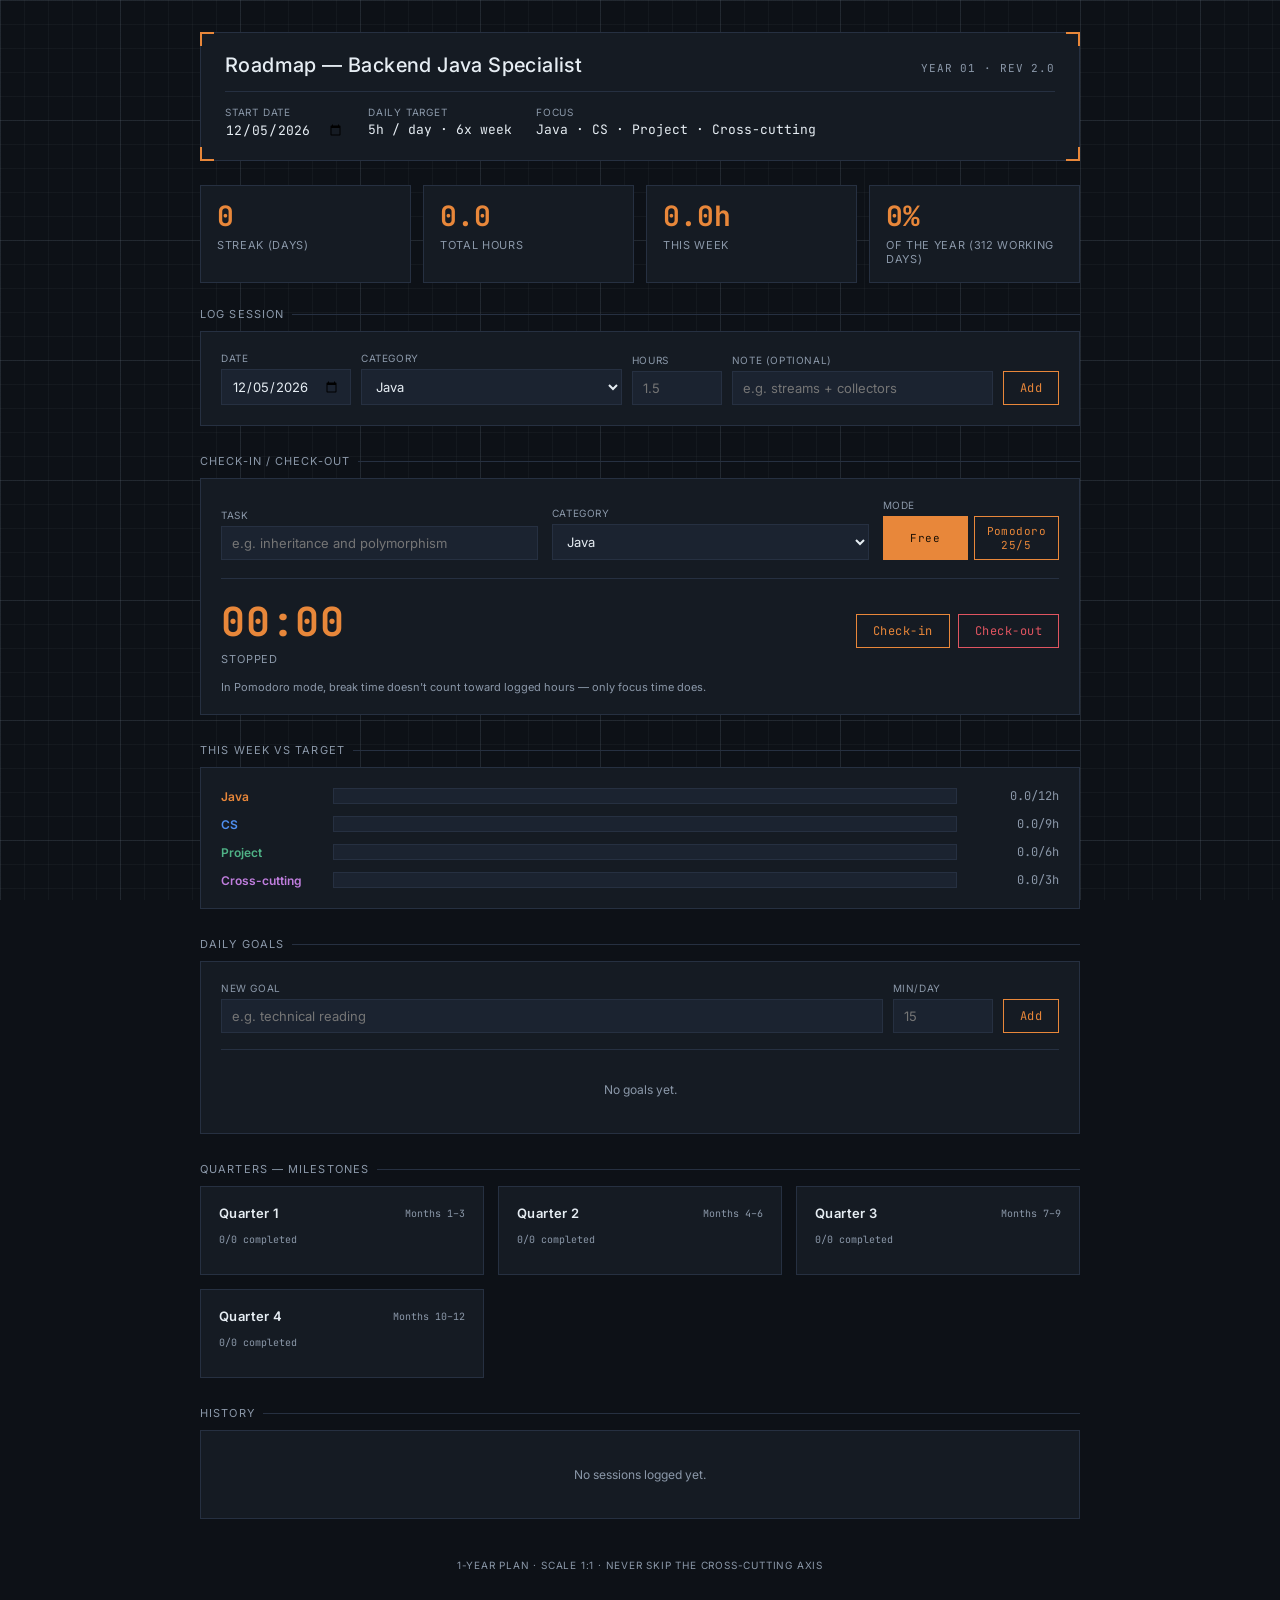
<file: roadmap-tracker-frontend/public/index.html>
<!DOCTYPE html>
<html lang="en">
<head>
<meta charset="UTF-8">
<meta name="viewport" content="width=device-width, initial-scale=1.0">
<title>Roadmap Tracker — Backend Java Specialist</title>
<link rel="preconnect" href="https://fonts.googleapis.com">
<link rel="preconnect" href="https://fonts.gstatic.com" crossorigin>
<link href="https://fonts.googleapis.com/css2?family=JetBrains+Mono:wght@400;500;700&family=Inter:wght@400;500;600&display=swap" rel="stylesheet">
<link rel="stylesheet" href="css/style.css">
</head>
<body>

<div class="bg-grid" aria-hidden="true"></div>

<div class="wrap">

  <!-- ===================== HEADER ===================== -->
  <div class="titleblock">
    <span class="corner tl"></span><span class="corner tr"></span><span class="corner bl"></span><span class="corner br"></span>
    <div class="titleblock-top">
      <h1>Roadmap — Backend Java Specialist</h1>
      <span class="rev mono">YEAR 01 · REV 2.0</span>
    </div>
    <div class="titleblock-meta">
      <div class="meta-field">
        <span class="label">Start date</span>
        <input type="date" id="startDate" class="mono">
      </div>
      <div class="meta-field">
        <span class="label">Daily target</span>
        <span class="val mono">5h / day · 6x week</span>
      </div>
      <div class="meta-field">
        <span class="label">Focus</span>
        <span class="val mono">Java · CS · Project · Cross-cutting</span>
      </div>
    </div>
  </div>

  <!-- ===================== QUICK STATS ===================== -->
  <div class="stats">
    <div class="stat"><div class="num mono" id="statStreak">0</div><div class="lbl">Streak (days)</div></div>
    <div class="stat"><div class="num mono" id="statHours">0</div><div class="lbl">Total hours</div></div>
    <div class="stat"><div class="num mono" id="statWeek">0h</div><div class="lbl">This week</div></div>
    <div class="stat"><div class="num mono" id="statYear">0%</div><div class="lbl">Of the year (312 working days)</div></div>
  </div>

  <!-- ===================== MANUAL SESSION LOGGING ===================== -->
  <section>
    <div class="sheet-label">Log session</div>
    <div class="panel">
      <div class="log-form">
        <div class="field"><label>Date</label><input type="date" id="entryDate"></div>
        <div class="field"><label>Category</label>
          <select id="entryCat">
            <option value="Java">Java</option>
            <option value="CS">CS</option>
            <option value="Project">Project</option>
            <option value="Cross-cutting">Cross-cutting</option>
          </select>
        </div>
        <div class="field"><label>Hours</label><input type="number" id="entryHours" step="0.25" min="0" placeholder="1.5"></div>
        <div class="field"><label>Note (optional)</label><input type="text" id="entryNote" placeholder="e.g. streams + collectors"></div>
        <button id="addEntry">Add</button>
      </div>
    </div>
  </section>

  <!-- ===================== CHECK-IN / CHECK-OUT ===================== -->
  <section>
    <div class="sheet-label">Check-in / check-out</div>
    <div class="panel timer-panel">
      <div class="field"><label>Task</label><input type="text" id="timerNote" placeholder="e.g. inheritance and polymorphism"></div>
      <div class="field"><label>Category</label>
        <select id="timerCat">
          <option value="Java">Java</option>
          <option value="CS">CS</option>
          <option value="Project">Project</option>
          <option value="Cross-cutting">Cross-cutting</option>
        </select>
      </div>
      <div class="field">
        <label>Mode</label>
        <div class="timer-modes">
          <button type="button" id="modeFree" class="active">Free</button>
          <button type="button" id="modePomo">Pomodoro 25/5</button>
        </div>
      </div>
      <div class="timer-display-wrap">
        <div>
          <div class="timer-display mono" id="timerDisplay">00:00</div>
          <div class="timer-phase" id="timerPhase">Stopped</div>
        </div>
        <div class="timer-actions">
          <button id="timerStart">Check-in</button>
          <button id="timerStop" class="stop" disabled>Check-out</button>
        </div>
      </div>
      <div class="timer-idle-hint">In Pomodoro mode, break time doesn't count toward logged hours — only focus time does.</div>
    </div>
  </section>

  <!-- ===================== WEEKLY BARS ===================== -->
  <section>
    <div class="sheet-label">This week vs target</div>
    <div class="panel" id="weekBars"></div>
  </section>

  <!-- ===================== DAILY HABIT GOALS ===================== -->
  <section>
    <div class="sheet-label">Daily goals</div>
    <div class="panel">
      <div class="goal-add">
        <div class="field"><label>New goal</label><input type="text" id="goalLabel" placeholder="e.g. technical reading"></div>
        <div class="field"><label>Min/day</label><input type="number" id="goalTarget" min="1" placeholder="15"></div>
        <button id="addGoal">Add</button>
      </div>
      <div id="goalsList"></div>
    </div>
  </section>

  <!-- ===================== QUARTERLY MILESTONES ===================== -->
  <section>
    <div class="sheet-label">Quarters — milestones</div>
    <div class="quarters" id="quarters"></div>
  </section>

  <!-- ===================== SESSION HISTORY ===================== -->
  <section>
    <div class="sheet-label">History</div>
    <div class="panel history" id="history"></div>
  </section>

  <footer>1-YEAR PLAN · SCALE 1:1 · NEVER SKIP THE CROSS-CUTTING AXIS</footer>
</div>

<!-- type="module" is required: app.js and its imports use ES module
     import/export syntax, which the browser only allows in modules.
     This also means the page must be served over http:// (Live
     Server, etc.) — it will not work opened directly as a file:// URL. -->
<script type="module" src="js/app.js"></script>
</body>
</html>
</file>
<file: roadmap-tracker-frontend/public/css/style.css>
/* ============================================================
   PALETA DE CORES
   Tudo que é cor no site vem daqui. Se quiser trocar o tema,
   é só mexer nessas variáveis — o resto do CSS usa var(--nome).
   ============================================================ */
:root{
  /* Base / estrutura */
  --bg:      #0d1117;  /* fundo da página */
  --panel:   #151b23;  /* fundo dos cards */
  --panel-2: #1b2330;  /* inputs e blocos internos */
  --line:    #263041;  /* bordas e divisórias */
  --fg:      #e6edf3;  /* texto principal */
  --dim:     #8b98a9;  /* texto secundário / labels */

  /* Destaques */
  --accent:    #e8873a; /* laranja — botões, números das estatísticas, foco */
  --accent-2:  #4fb286; /* verde — pausa do pomodoro, streaks, meta batida */
  --danger:    #e05561; /* vermelho — remover */
  --on-accent: #1a1005; /* texto sobre fundo laranja */

  /* Cores por categoria de estudo */
  --cat-java:        #e8873a; /* laranja */
  --cat-cs:           #4f8ff0; /* azul */
  --cat-projeto:      #4fb286; /* verde */
  --cat-transversal:  #c07ede; /* roxo claro */

  /* Grid do fundo (mais sutil que as bordas) */
  --grid-minor: rgba(139,152,169,0.06);
  --grid-major: rgba(139,152,169,0.12);
}

/* ============================================================
   RESET BÁSICO E TIPOGRAFIA
   ============================================================ */
*{ box-sizing:border-box; margin:0; padding:0; }

body{
  background: var(--bg);
  color: var(--fg);
  font-family: 'Inter', sans-serif;
  min-height: 100vh;
  position: relative;
}

.mono{ font-family:'JetBrains Mono', monospace; }

/* Fundo em grid, FIXO na tela. Não faz parte do fluxo normal da
   página — por isso ele não rola junto com o conteúdo. Só o que
   está dentro de .wrap (título, cards, texto) se move ao rolar. */
.bg-grid{
  position: fixed;
  inset: 0;
  z-index: -1;
  background:
    linear-gradient(var(--grid-minor) 1px, transparent 1px) 0 0 / 24px 24px,
    linear-gradient(90deg, var(--grid-minor) 1px, transparent 1px) 0 0 / 24px 24px,
    linear-gradient(var(--grid-major) 1px, transparent 1px) 0 0 / 120px 120px,
    linear-gradient(90deg, var(--grid-major) 1px, transparent 1px) 0 0 / 120px 120px;
}

.wrap{
  max-width: 920px;
  margin: 0 auto;
  padding: 32px 20px 80px;
  position: relative;
}

/* ============================================================
   CABEÇALHO (título block estilo prancheta técnica)
   ============================================================ */
.titleblock{
  border: 1px solid var(--line);
  background: var(--panel);
  padding: 20px 24px;
  margin-bottom: 24px;
  position: relative;
}
.corner{ position:absolute; width:14px; height:14px; }
.corner.tl{ top:-1px; left:-1px; border-top:2px solid var(--accent); border-left:2px solid var(--accent); }
.corner.tr{ top:-1px; right:-1px; border-top:2px solid var(--accent); border-right:2px solid var(--accent); }
.corner.bl{ bottom:-1px; left:-1px; border-bottom:2px solid var(--accent); border-left:2px solid var(--accent); }
.corner.br{ bottom:-1px; right:-1px; border-bottom:2px solid var(--accent); border-right:2px solid var(--accent); }

.titleblock-top{ display:flex; justify-content:space-between; align-items:baseline; flex-wrap:wrap; gap:8px; }
.titleblock h1{ font-size: 20px; font-weight:500; letter-spacing:0.02em; }
.titleblock .rev{ font-size:11px; color:var(--dim); letter-spacing:0.08em; }

.titleblock-meta{ display:flex; gap:24px; margin-top:14px; padding-top:14px; border-top:1px solid var(--line); flex-wrap:wrap; }
.meta-field{ font-size:11px; }
.meta-field .label{ color:var(--dim); letter-spacing:0.08em; text-transform:uppercase; font-size:10px; display:block; margin-bottom:3px; }
.meta-field .val{ font-size:13px; }
.meta-field input[type=date]{
  background:none; border:none; color:var(--fg); font-family:'JetBrains Mono',monospace; font-size:13px; padding:0;
}

/* ============================================================
   CARDS DE ESTATÍSTICA
   ============================================================ */
.stats{ display:grid; grid-template-columns:repeat(auto-fit,minmax(150px,1fr)); gap:12px; margin-bottom:24px; }
.stat{ position:relative; background:var(--panel); border:1px solid var(--line); padding:16px; }
.stat .num{ font-size:28px; font-weight:700; color:var(--accent); line-height:1; }
.stat .lbl{ font-size:11px; color:var(--dim); text-transform:uppercase; letter-spacing:0.06em; margin-top:8px; }

/* ============================================================
   LAYOUT GERAL DE SEÇÃO
   ============================================================ */
section{ margin-bottom: 28px; }
.sheet-label{ font-size:11px; color:var(--dim); text-transform:uppercase; letter-spacing:0.1em; margin-bottom:10px; display:flex; align-items:center; gap:8px; }
.sheet-label::after{ content:''; flex:1; height:1px; background:var(--line); }

.panel{ background:var(--panel); border:1px solid var(--line); padding:20px; }

/* ============================================================
   FORMULÁRIOS / CAMPOS (usado no registro manual e nas metas)
   ============================================================ */
.log-form{ display:grid; grid-template-columns: 130px 1fr 90px 1fr auto; gap:10px; align-items:end; }
.field label{ display:block; font-size:10px; color:var(--dim); text-transform:uppercase; letter-spacing:0.06em; margin-bottom:5px; }

input, select{
  width:100%; background:var(--panel-2); border:1px solid var(--line); color:var(--fg);
  padding:8px 10px; font-family:'Inter',sans-serif; font-size:13px;
}
input:focus, select:focus{ outline:none; border-color:var(--accent); }

button{
  cursor:pointer; border:1px solid var(--accent); background:transparent; color:var(--accent);
  padding:8px 16px; font-family:'JetBrains Mono',monospace; font-size:12px; letter-spacing:0.04em;
  transition: background 0.15s, color 0.15s;
}
button:hover{ background:var(--accent); color:var(--on-accent); }
button.ghost{ border-color:var(--line); color:var(--dim); padding:4px 8px; font-size:14px; }
button.ghost:hover{ background:var(--danger); border-color:var(--danger); color:var(--fg); }

/* ============================================================
   CHECK-IN / CHECK-OUT (CRONÔMETRO / POMODORO)
   ============================================================ */
.timer-panel{ display:grid; grid-template-columns: 1fr 1fr auto; gap:14px; align-items:end; }
.timer-modes{ display:flex; gap:6px; }
.timer-modes button{ flex:1; padding:7px 10px; font-size:11px; }
.timer-modes button.active{ background:var(--accent); color:var(--on-accent); }

.timer-display-wrap{
  grid-column: 1 / -1; display:flex; align-items:center; justify-content:space-between;
  gap:16px; margin-top:4px; padding-top:16px; border-top:1px solid var(--line);
}
.timer-display{ font-size:40px; font-weight:700; color:var(--accent); letter-spacing:0.02em; }
.timer-phase{ font-size:11px; color:var(--dim); text-transform:uppercase; letter-spacing:0.08em; margin-top:4px; }
.timer-phase.brk{ color:var(--accent-2); } /* fase de pausa do pomodoro fica verde */

.timer-actions{ display:flex; gap:8px; }
.timer-actions button.stop{ border-color:var(--danger); color:var(--danger); }
.timer-actions button.stop:hover{ background:var(--danger); color:var(--fg); }

.timer-idle-hint{ font-size:11px; color:var(--dim); grid-column: 1/-1; }

/* ============================================================
   BARRAS DA SEMANA (uma por categoria)
   ============================================================ */
.bar-row{ display:grid; grid-template-columns: 100px 1fr 90px; gap:12px; align-items:center; margin-bottom:12px; font-size:12px; }
.bar-row:last-child{ margin-bottom:0; }
.bar-row .catname{ font-weight:600; }
.bar-track{ height:16px; background:var(--panel-2); border:1px solid var(--line); position:relative; overflow:hidden; }
.bar-fill{ height:100%; transition: width 0.4s ease; }
.bar-fill.over{ background: var(--accent-2) !important; } /* meta batida = verde */
.bar-val{ text-align:right; color:var(--dim); }

/* Uma cor de categoria por linha — aplicada via classe no JS */
.bar-row.cat-java .catname{ color: var(--cat-java); }
.bar-row.cat-cs .catname{ color: var(--cat-cs); }
.bar-row.cat-projeto .catname{ color: var(--cat-projeto); }
.bar-row.cat-transversal .catname{ color: var(--cat-transversal); }
.bar-row.cat-java .bar-fill{ background: color-mix(in srgb, var(--cat-java) 45%, transparent); }
.bar-row.cat-cs .bar-fill{ background: color-mix(in srgb, var(--cat-cs) 45%, transparent); }
.bar-row.cat-projeto .bar-fill{ background: color-mix(in srgb, var(--cat-projeto) 45%, transparent); }
.bar-row.cat-transversal .bar-fill{ background: color-mix(in srgb, var(--cat-transversal) 45%, transparent); }

/* ============================================================
   METAS DIÁRIAS DE HÁBITO
   ============================================================ */
.goal-add{ display:grid; grid-template-columns: 1fr 100px auto; gap:10px; margin-bottom:16px; padding-bottom:16px; border-bottom:1px solid var(--line); align-items:end; }
.goal-row{ display:grid; grid-template-columns: 1fr 110px 90px 24px; gap:10px; align-items:center; padding:9px 0; border-bottom:1px solid var(--line); font-size:12.5px; }
.goal-row:last-child{ border-bottom:none; }
.goal-row.met .glabel{ color:var(--dim); }
.goal-row .glabel{ display:flex; align-items:center; gap:8px; }
.goal-row .gdot{ width:8px; height:8px; border-radius:50%; background:var(--line); flex-shrink:0; }
.goal-row.met .gdot{ background:var(--accent-2); }
.goal-row input[type=number]{ padding:6px 8px; font-size:12px; }
.goal-streak{ text-align:right; color:var(--dim); font-family:'JetBrains Mono',monospace; font-size:11px; }

/* ============================================================
   TRIMESTRES / MARCOS
   ============================================================ */
.quarters{ display:grid; grid-template-columns: repeat(auto-fit, minmax(260px,1fr)); gap:14px; }
.quarter{ background:var(--panel); border:1px solid var(--line); padding:18px; position:relative; }
.quarter-head{ display:flex; justify-content:space-between; align-items:center; margin-bottom:12px; }
.quarter-head h3{ font-size:13px; font-weight:600; letter-spacing:0.03em; }
.quarter-head .months{ font-size:10px; color:var(--dim); font-family:'JetBrains Mono',monospace; }
.qprogress{ font-size:10px; color:var(--dim); margin-bottom:10px; font-family:'JetBrains Mono',monospace; }

.milestone{ display:flex; align-items:flex-start; gap:9px; padding:6px 0; font-size:12.5px; cursor:pointer; }
.milestone input{ width:auto; margin-top:2px; accent-color: var(--accent-2); }
.milestone .txt{ transition: color 0.15s; }
.milestone.done .txt{ color: var(--dim); text-decoration: line-through; text-decoration-color: var(--accent-2); }

/* ============================================================
   HISTÓRICO
   ============================================================ */
.history{ max-height: 320px; overflow-y:auto; }
.entry{ display:grid; grid-template-columns: 90px 100px 60px 1fr 24px; gap:10px; align-items:center; padding:8px 0; border-bottom:1px solid var(--line); font-size:12px; }
.entry:last-child{ border-bottom:none; }
.entry .date{ color:var(--dim); font-family:'JetBrains Mono',monospace; }
.entry .cat{ font-weight:600; }
.entry .cat.cat-java{ color: var(--cat-java); }
.entry .cat.cat-cs{ color: var(--cat-cs); }
.entry .cat.cat-projeto{ color: var(--cat-projeto); }
.entry .cat.cat-transversal{ color: var(--cat-transversal); }
.entry .hrs{ font-family:'JetBrains Mono',monospace; text-align:right; }
.entry .note{ color:var(--dim); overflow:hidden; text-overflow:ellipsis; white-space:nowrap; }
.empty{ color:var(--dim); font-size:12px; padding:16px 0; text-align:center; }

/* ============================================================
   RODAPÉ
   ============================================================ */
footer{ text-align:center; font-size:10px; color:var(--dim); margin-top:40px; letter-spacing:0.08em; }

/* ============================================================
   RESPONSIVO
   ============================================================ */
@media (max-width: 640px){
  .log-form{ grid-template-columns: 1fr 1fr; }
  .timer-panel{ grid-template-columns: 1fr; }
  .entry{ grid-template-columns: 70px 1fr 40px 20px; }
  .entry .note{ display:none; }
}
</file>
